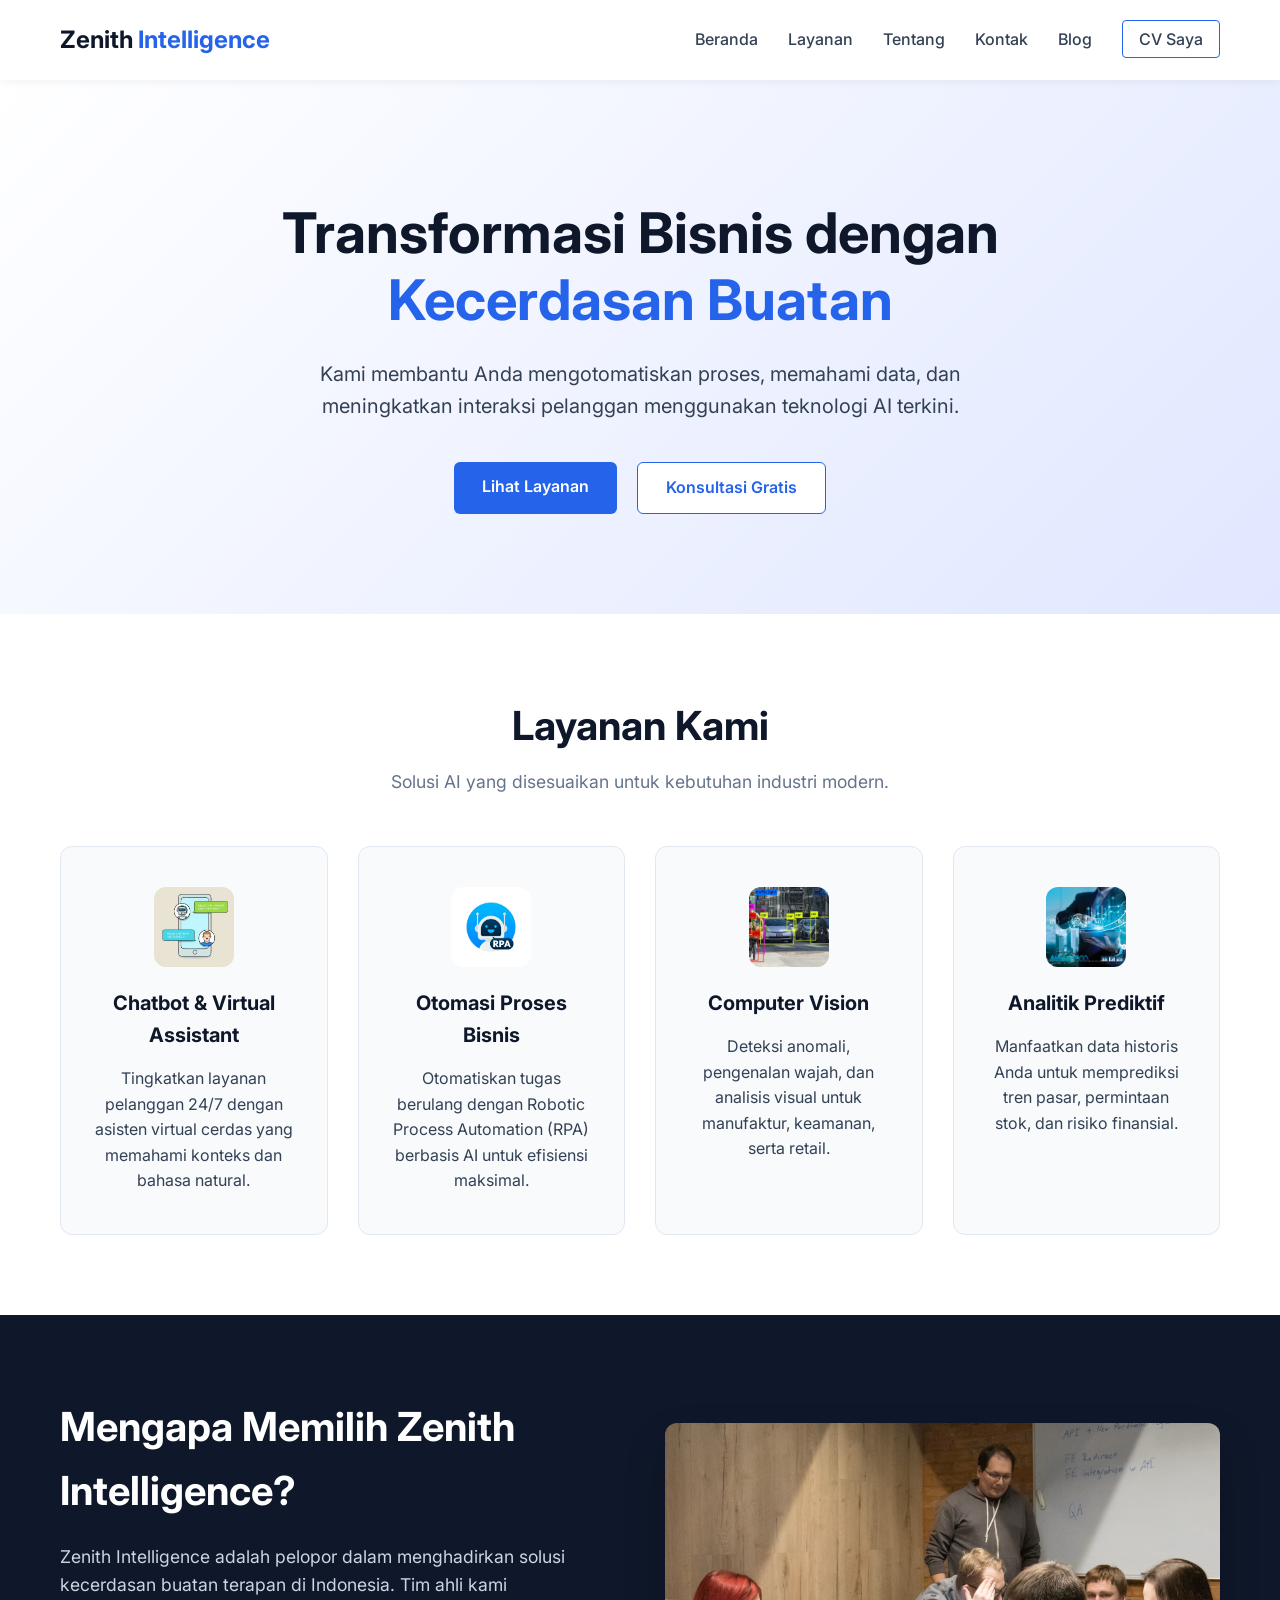
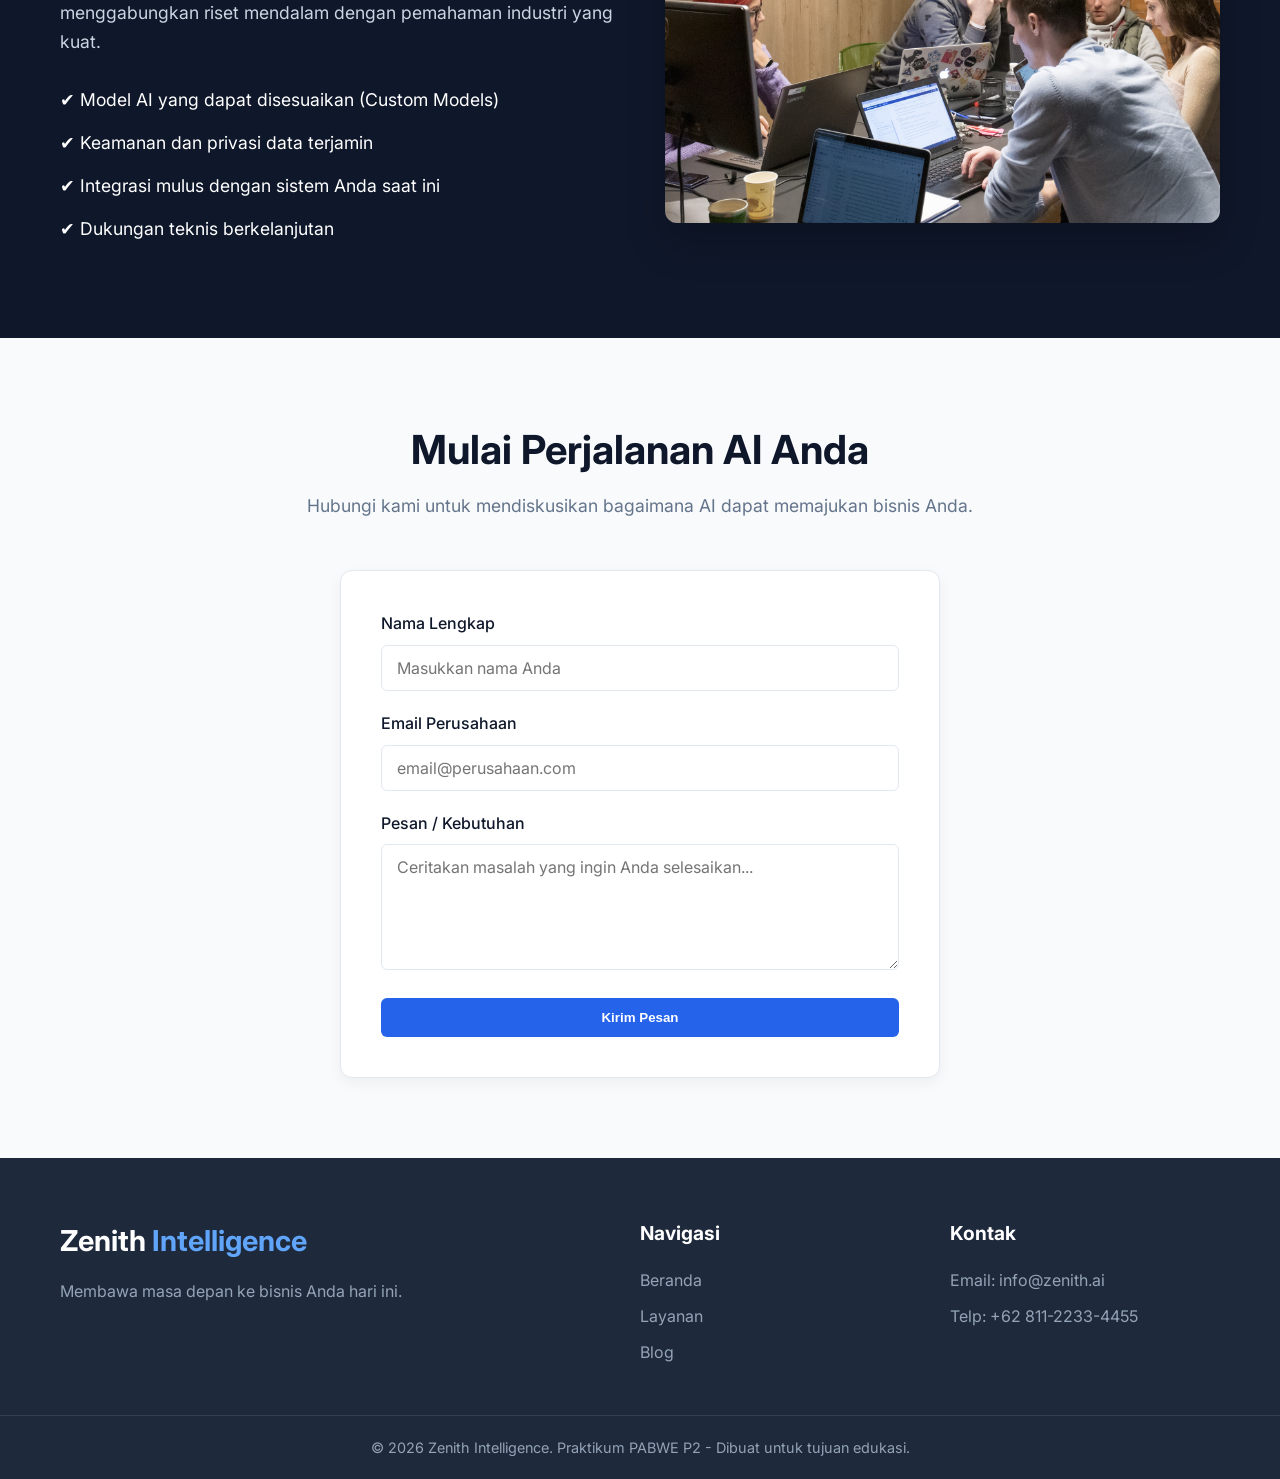
<file: index.html>
<!DOCTYPE html>
<html lang="id">
<head>
  <meta charset="UTF-8">
  <meta name="viewport" content="width=device-width, initial-scale=1.0">
  <title>Zenith Intelligence - Solusi Kecerdasan Buatan</title>
  <meta name="description" content="Zenith Intelligence adalah pelopor solusi kecerdasan buatan terapan di Indonesia. Kami menyediakan layanan chatbot, RPA, computer vision, dan analitik data.">
  
  <!-- Google Fonts: Inter -->
  <link rel="preconnect" href="https://fonts.googleapis.com">
  <link rel="preconnect" href="https://fonts.gstatic.com" crossorigin>
  <link href="https://fonts.googleapis.com/css2?family=Inter:wght@300;400;600;700&display=swap" rel="stylesheet">
  
  <!-- External CSS -->
  <link rel="stylesheet" href="assets/css/style.css">
</head>
<body>

  <!-- Navbar -->
  <header class="header">
    <div class="container navbar">
      <div class="logo">
        <a href="index.html">Zenith <span>Intelligence</span></a>
      </div>
      <nav class="nav-menu">
        <ul>
          <li><a href="#beranda">Beranda</a></li>
          <li><a href="#layanan">Layanan</a></li>
          <li><a href="#tentang">Tentang</a></li>
          <li><a href="#kontak">Kontak</a></li>
          <li><a href="blog.html">Blog</a></li>
          <li><a href="cv.html" class="btn-outline">CV Saya</a></li>
        </ul>
      </nav>
      <!-- Hamburger Menu for Mobile -->
      <div class="menu-toggle" id="mobile-menu" role="button" tabindex="0" aria-label="Buka menu navigasi">
        <span class="bar"></span>
        <span class="bar"></span>
        <span class="bar"></span>
      </div>
    </div>
  </header>

  <main>
    <!-- Hero Section -->
    <section id="beranda" class="hero">
      <div class="container hero-content">
        <h1>Transformasi Bisnis dengan <span class="highlight">Kecerdasan Buatan</span></h1>
        <p>Kami membantu Anda mengotomatiskan proses, memahami data, dan meningkatkan interaksi pelanggan menggunakan teknologi AI terkini.</p>
        <div class="hero-buttons">
          <a href="#layanan" class="btn btn-primary">Lihat Layanan</a>
          <a href="#kontak" class="btn btn-secondary">Konsultasi Gratis</a>
        </div>
      </div>
    </section>

    <!-- Layanan Section -->
    <section id="layanan" class="services section-padding">
      <div class="container">
        <div class="section-title">
          <h2>Layanan Kami</h2>
          <p>Solusi AI yang disesuaikan untuk kebutuhan industri modern.</p>
        </div>
        <div class="grid services-grid">
          
          <!-- Layanan 1 -->
          <article class="service-card">
            <div class="service-icon">
              <img src="assets/img/chatbot.jpg" alt="Chatbot & Virtual Assistant" width="80" height="80" loading="lazy">
            </div>
            <h3>Chatbot & Virtual Assistant</h3>
            <p>Tingkatkan layanan pelanggan 24/7 dengan asisten virtual cerdas yang memahami konteks dan bahasa natural.</p>
          </article>
          
          <!-- Layanan 2 -->
          <article class="service-card">
            <div class="service-icon">
              <img src="assets/img/RPA.jpg" alt="Otomasi Proses Bisnis" width="80" height="80" loading="lazy">
            </div>
            <h3>Otomasi Proses Bisnis</h3>
            <p>Otomatiskan tugas berulang dengan Robotic Process Automation (RPA) berbasis AI untuk efisiensi maksimal.</p>
          </article>

          <!-- Layanan 3 -->
          <article class="service-card">
            <div class="service-icon">
              <img src="assets/img/image recognition.jpg" alt="Computer Vision" width="80" height="80" loading="lazy">
            </div>
            <h3>Computer Vision</h3>
            <p>Deteksi anomali, pengenalan wajah, dan analisis visual untuk manufaktur, keamanan, serta retail.</p>
          </article>

          <!-- Layanan 4 -->
          <article class="service-card">
            <div class="service-icon">
              <img src="assets/img/data analytics.jpg" alt="Analitik Prediktif" width="80" height="80" loading="lazy">
            </div>
            <h3>Analitik Prediktif</h3>
            <p>Manfaatkan data historis Anda untuk memprediksi tren pasar, permintaan stok, dan risiko finansial.</p>
          </article>

        </div>
      </div>
    </section>

    <!-- Tentang Section -->
    <section id="tentang" class="about section-padding">
      <div class="container about-content">
        <div class="about-text">
          <h2>Mengapa Memilih Zenith Intelligence?</h2>
          <p>Zenith Intelligence adalah pelopor dalam menghadirkan solusi kecerdasan buatan terapan di Indonesia. Tim ahli kami menggabungkan riset mendalam dengan pemahaman industri yang kuat.</p>
          <ul class="about-list">
            <li>✔️ Model AI yang dapat disesuaikan (Custom Models)</li>
            <li>✔️ Keamanan dan privasi data terjamin</li>
            <li>✔️ Integrasi mulus dengan sistem Anda saat ini</li>
            <li>✔️ Dukungan teknis berkelanjutan</li>
          </ul>
        </div>
        <div class="about-image">
          <img src="assets/img/Collaboration.jpg" alt="Tim Zenith Intelligence" width="600" height="400" loading="lazy" style="width:100%; height:400px; object-fit:cover; border-radius:12px; box-shadow: 0 20px 40px rgba(0,0,0,0.2);">
        </div>
      </div>
    </section>

    <!-- Kontak Section -->
    <section id="kontak" class="contact section-padding">
      <div class="container">
        <div class="section-title">
          <h2>Mulai Perjalanan AI Anda</h2>
          <p>Hubungi kami untuk mendiskusikan bagaimana AI dapat memajukan bisnis Anda.</p>
        </div>
        <div class="contact-form-container">
          <form class="contact-form" action="#" method="POST">
            <div class="form-group">
              <label for="name">Nama Lengkap</label>
              <input type="text" id="name" name="name" required placeholder="Masukkan nama Anda">
            </div>
            <div class="form-group">
              <label for="email">Email Perusahaan</label>
              <input type="email" id="email" name="email" required placeholder="email@perusahaan.com">
            </div>
            <div class="form-group">
              <label for="message">Pesan / Kebutuhan</label>
              <textarea id="message" name="message" rows="5" required placeholder="Ceritakan masalah yang ingin Anda selesaikan..."></textarea>
            </div>
            <button type="submit" class="btn btn-primary btn-block">Kirim Pesan</button>
          </form>
        </div>
      </div>
    </section>
  </main>

  <!-- Footer -->
  <footer class="footer">
    <div class="container footer-content">
      <div class="footer-brand">
        <h3>Zenith <span>Intelligence</span></h3>
        <p>Membawa masa depan ke bisnis Anda hari ini.</p>
      </div>
      <div class="footer-links">
        <h4>Navigasi</h4>
        <ul>
          <li><a href="#beranda">Beranda</a></li>
          <li><a href="#layanan">Layanan</a></li>
          <li><a href="blog.html">Blog</a></li>
        </ul>
      </div>
      <div class="footer-links">
        <h4>Kontak</h4>
        <p>Email: info@zenith.ai</p>
        <p>Telp: +62 811-2233-4455</p>
      </div>
    </div>
    <div class="footer-bottom">
      <p>&copy; 2026 Zenith Intelligence. Praktikum PABWE P2 - Dibuat untuk tujuan edukasi.</p>
    </div>
  </footer>

</body>
</html>
</file>
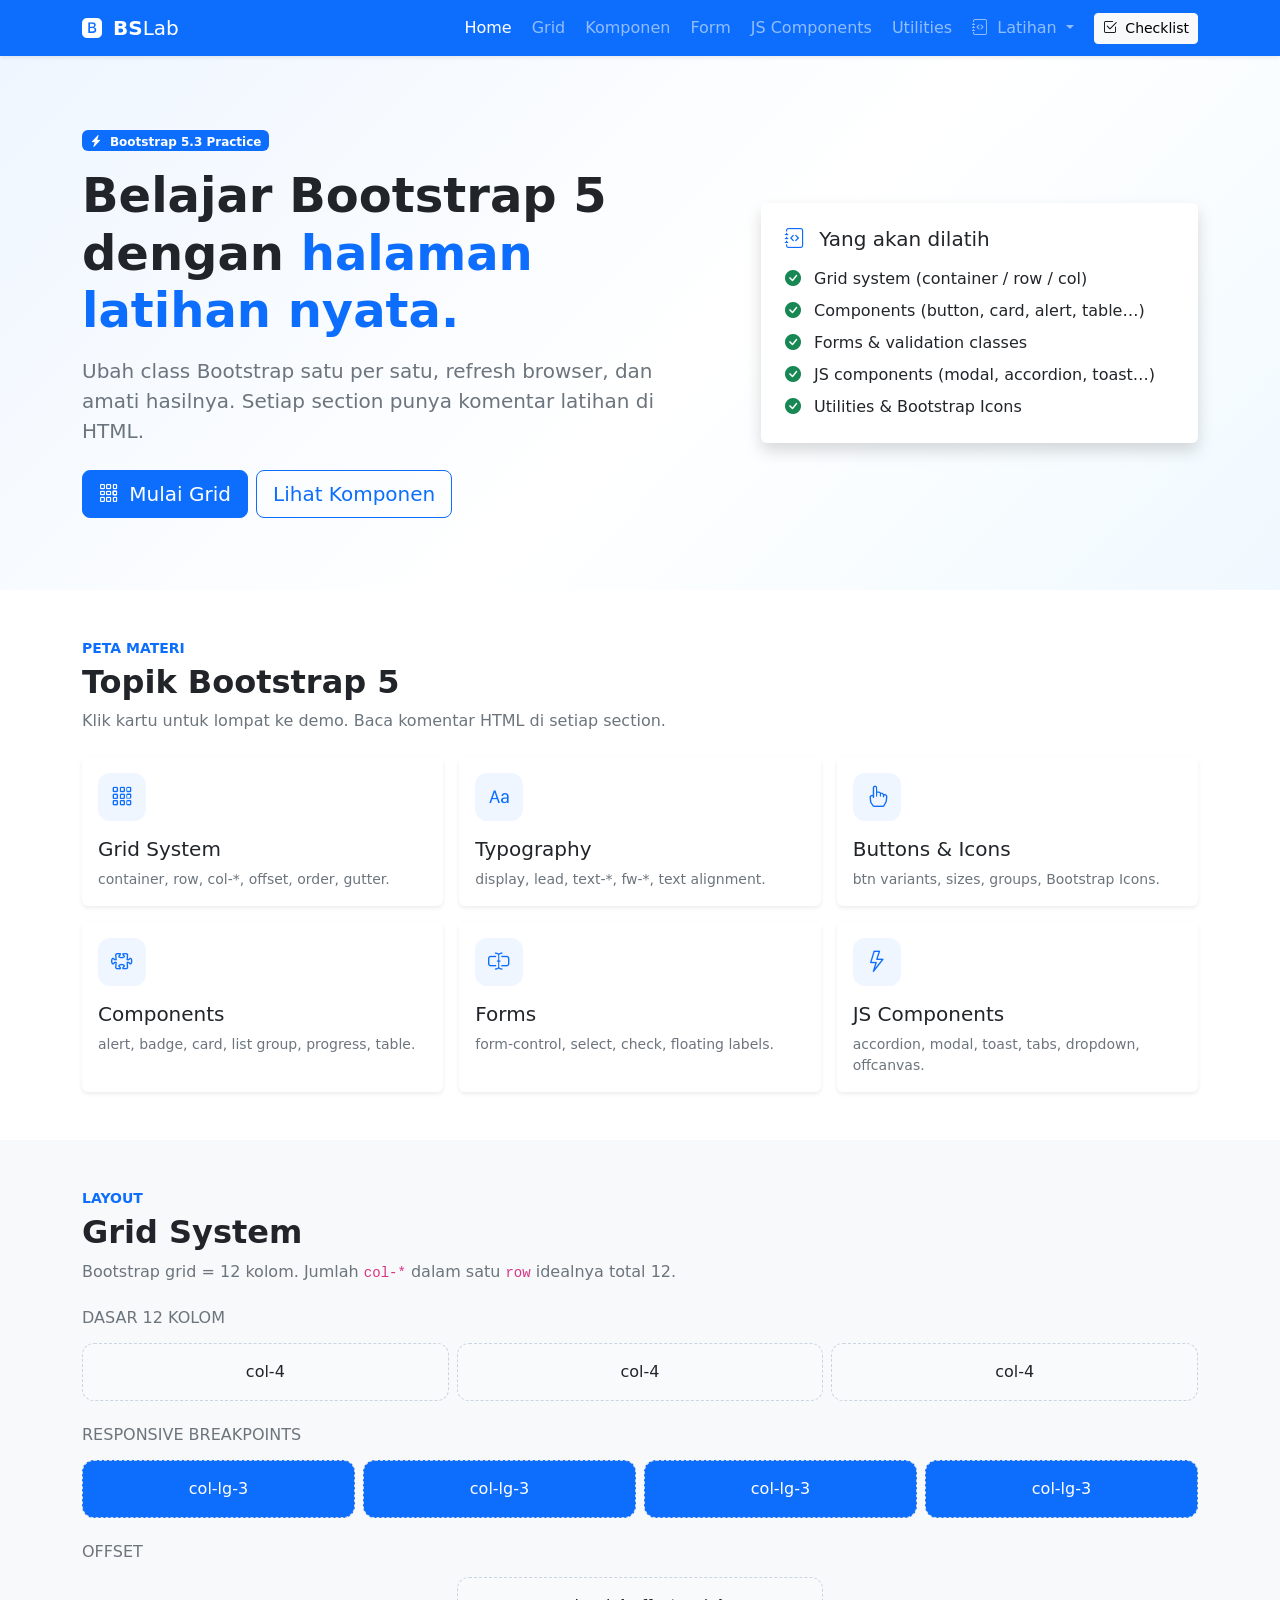
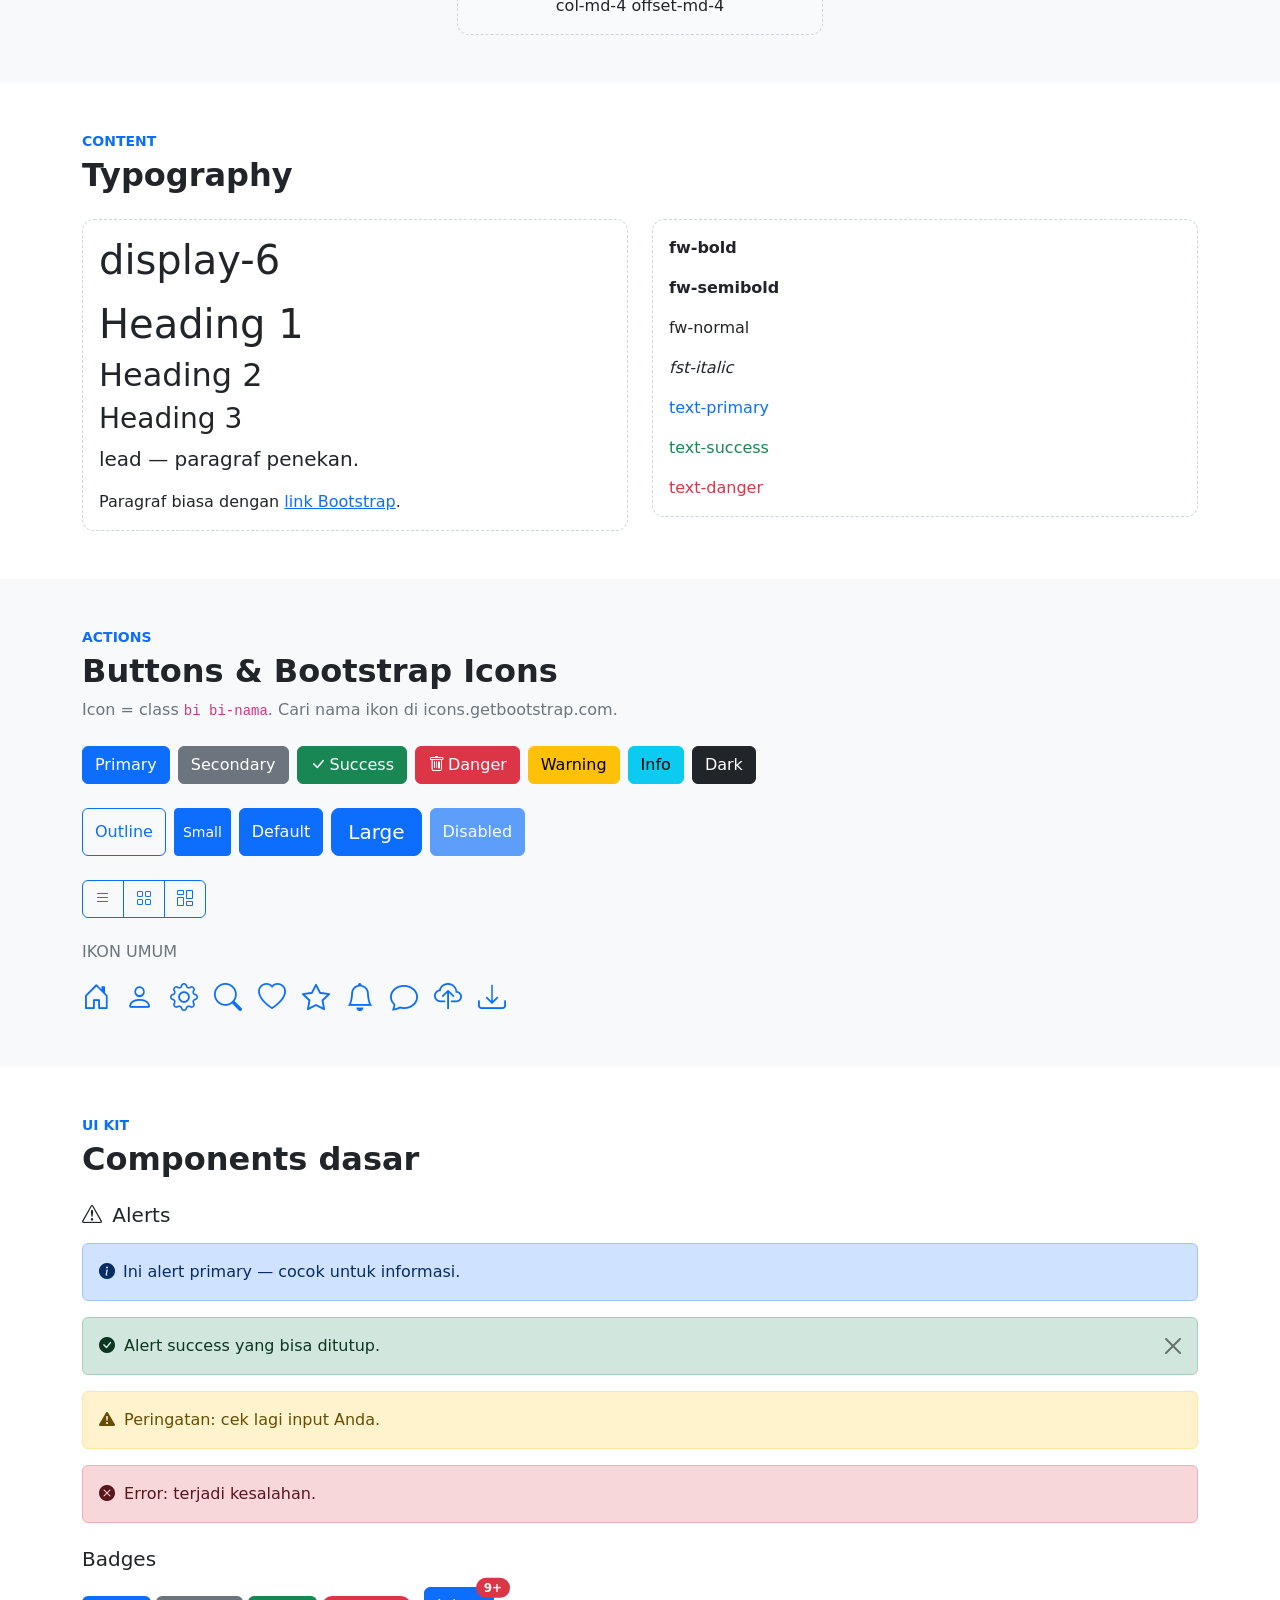
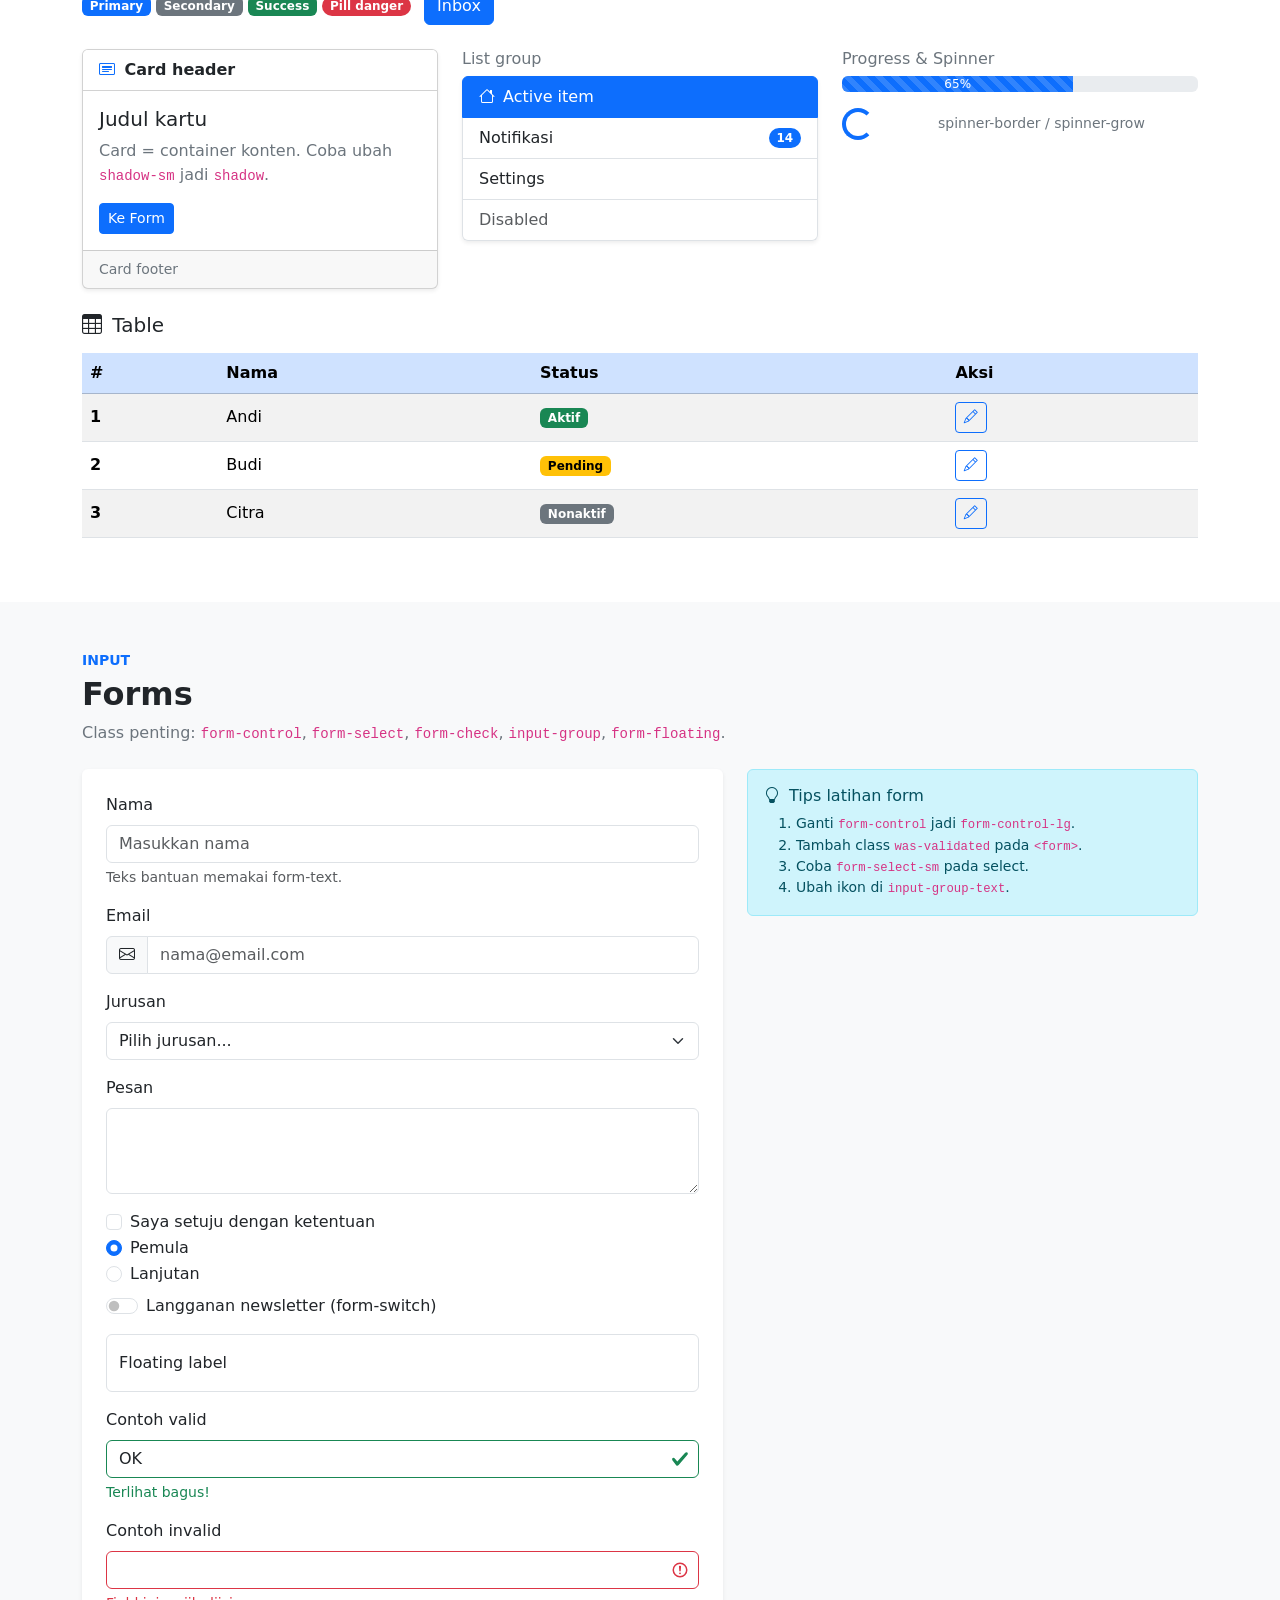
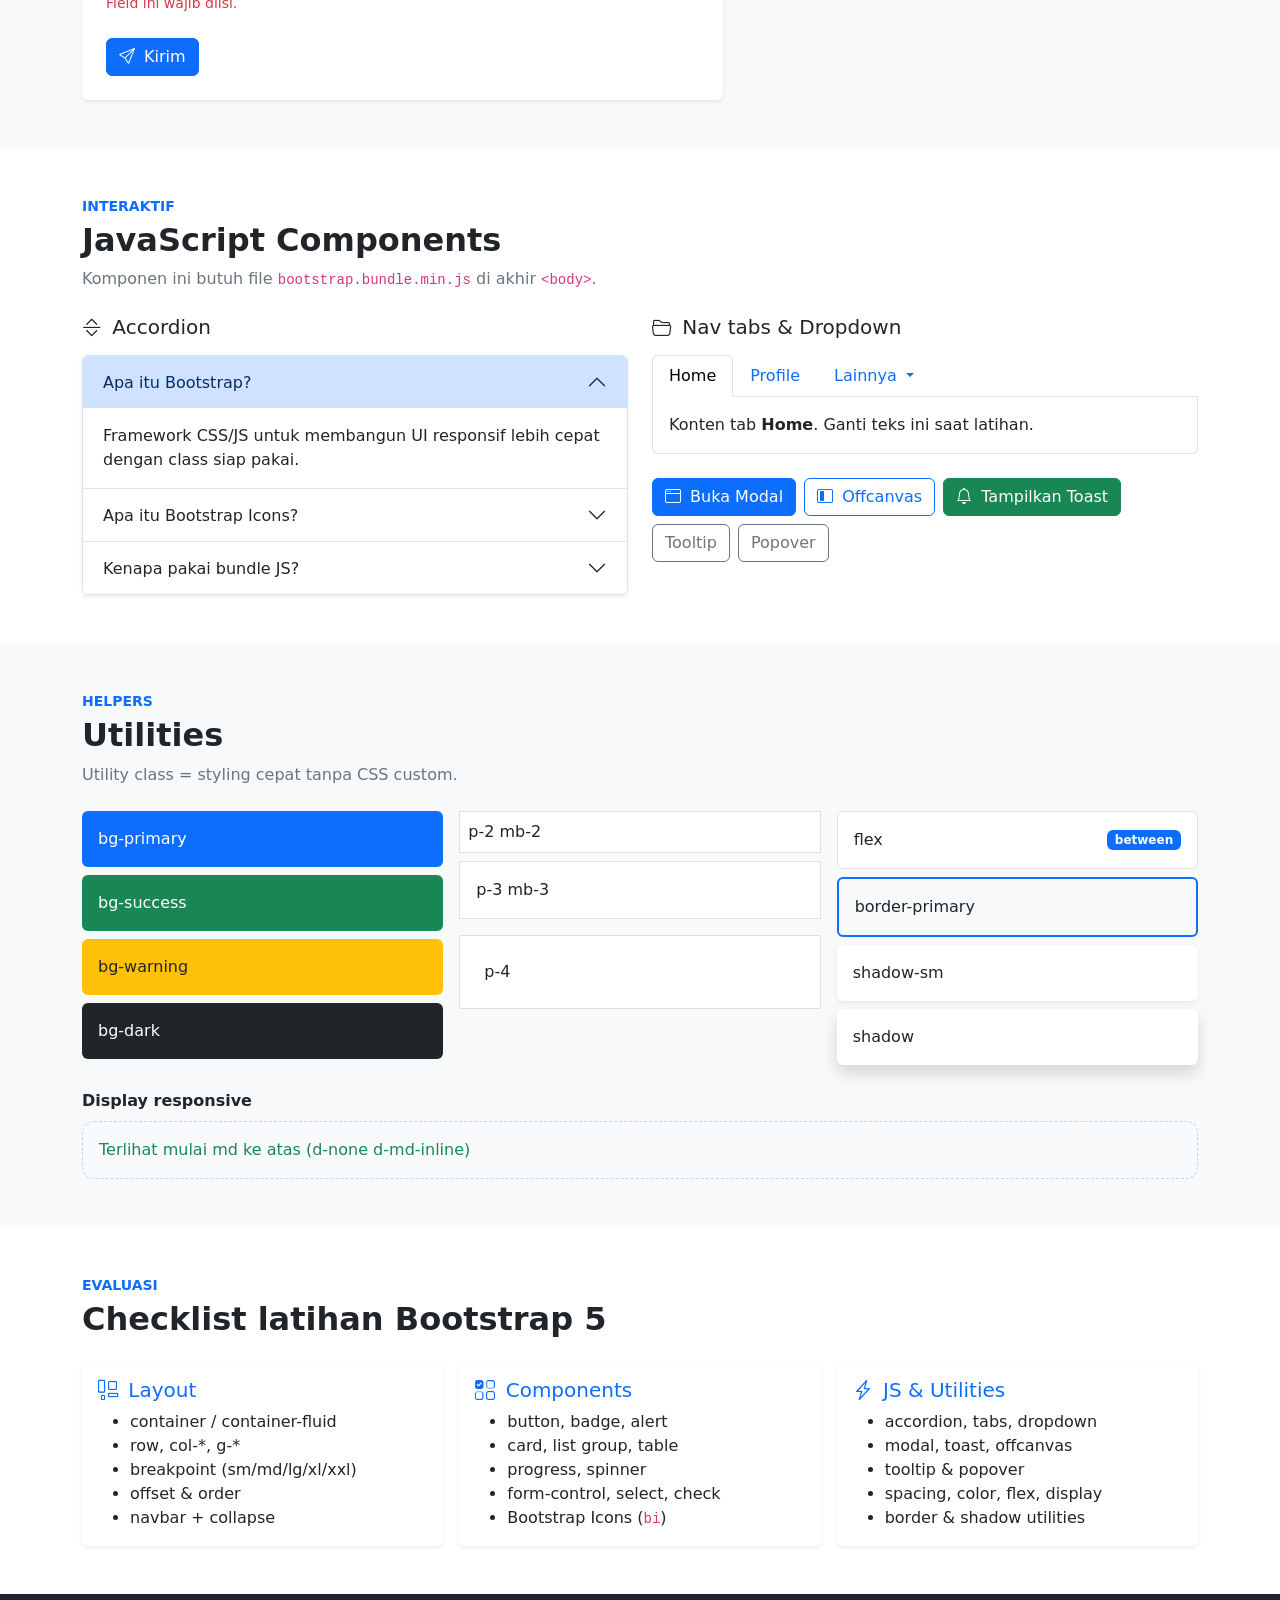
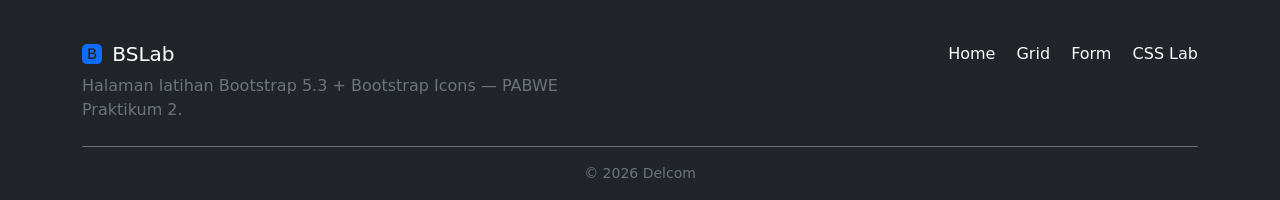
<file: bootstrap5.html>
<!doctype html>
<html lang="id">

<head>
  <meta charset="UTF-8" />

  <!--
        Viewport wajib untuk Bootstrap 5.
        Tanpa ini, grid & utilities responsive tidak bekerja benar.
    -->
  <meta name="viewport" content="width=device-width, initial-scale=1.0" />

  <title>Bootstrap 5 Complete Practice</title>
  <link rel="icon" href="assets/img/logo.png" type="image/png" />

  <!--
        =====================================================
        BOOTSTRAP 5.3 (terbaru di jalur 5.x) — CDN jsDelivr
        =====================================================
        CSS: class utility & komponen siap pakai
        JS bundle: termasuk Popper (dropdown, tooltip, popover, modal)
    -->
  <link href="https://cdn.jsdelivr.net/npm/bootstrap@5.3.8/dist/css/bootstrap.min.css" rel="stylesheet"
    integrity="sha384-sRIl4kxILFvY47J16cr9ZwB07vP4J8+LH7qKQnuqkuIAvNWLzeN8tE5YBujZqJLB" crossorigin="anonymous" />

  <!--
        =====================================================
        BOOTSTRAP ICONS
        =====================================================
        Pakai class: bi bi-nama-ikon
        Contoh: <i class="bi bi-house"></i>
        Dokumentasi: https://icons.getbootstrap.com/
    -->
  <link rel="stylesheet" href="https://cdn.jsdelivr.net/npm/bootstrap-icons@1.13.1/font/bootstrap-icons.min.css" />

  <!--
        Sedikit CSS lokal HANYA untuk latihan (bukan mengganti Bootstrap).
        Fokus utama tetap class Bootstrap.
    -->
  <style>
    html {
      scroll-behavior: smooth;
    }

    /* Hero gradient sederhana — boleh diubah saat latihan */
    .practice-hero {
      background: linear-gradient(135deg, #eff6ff 0%, #ffffff 55%, #f0f9ff 100%);
    }

    /* Area demo diberi border tipis agar mudah dikenali */
    .demo-box {
      border: 1px dashed #cbd5e1;
      border-radius: 0.75rem;
      padding: 1rem;
      background: #f8fafc;
    }

    .icon-tile {
      width: 3rem;
      height: 3rem;
      display: grid;
      place-items: center;
      border-radius: 0.75rem;
      background: #eff6ff;
      color: #0d6efd;
      font-size: 1.35rem;
    }
  </style>
</head>

<body>
  <!-- =====================================================
         NAVBAR
         Latihan:
         - navbar, navbar-expand-lg
         - container
         - navbar-brand, nav-link
         - navbar-toggler + collapse (JS Bootstrap)
         - Bootstrap Icons di brand & link
    ====================================================== -->
  <nav class="navbar navbar-expand-lg navbar-dark bg-primary sticky-top shadow-sm">
    <div class="container">
      <a class="navbar-brand fw-bold" href="#home">
        <i class="bi bi-bootstrap-fill me-1"></i>
        BS<span class="fw-normal">Lab</span>
      </a>

      <!--
            data-bs-toggle="collapse"
            data-bs-target="#navPractice"
            → membuka menu di layar kecil (hamburger).
        -->
      <button class="navbar-toggler" type="button" data-bs-toggle="collapse" data-bs-target="#navPractice"
        aria-controls="navPractice" aria-expanded="false" aria-label="Toggle navigation">
        <span class="navbar-toggler-icon"></span>
      </button>

      <div class="collapse navbar-collapse" id="navPractice">
        <ul class="navbar-nav ms-auto mb-2 mb-lg-0 align-items-lg-center gap-lg-1">
          <li class="nav-item">
            <a class="nav-link active" href="#home">Home</a>
          </li>
          <li class="nav-item">
            <a class="nav-link" href="#grid">Grid</a>
          </li>
          <li class="nav-item">
            <a class="nav-link" href="#komponen">Komponen</a>
          </li>
          <li class="nav-item">
            <a class="nav-link" href="#form">Form</a>
          </li>
          <li class="nav-item">
            <a class="nav-link" href="#js">JS Components</a>
          </li>
          <li class="nav-item">
            <a class="nav-link" href="#utilities">Utilities</a>
          </li>
          <!--
                Dropdown Latihan:
                Pindah ke halaman latihan CSS / Bootstrap / Tailwind.
            -->
          <li class="nav-item dropdown">
            <a class="nav-link dropdown-toggle" href="#" role="button" data-bs-toggle="dropdown" aria-expanded="false">
              <i class="bi bi-journal-code me-1"></i>
              Latihan
            </a>
            <ul class="dropdown-menu dropdown-menu-end">
              <li>
                <a class="dropdown-item" href="index.html">
                  <i class="bi bi-filetype-css me-2"></i>
                  CSS
                </a>
              </li>
              <li>
                <a class="dropdown-item active" href="bootstrap5.html" aria-current="page">
                  <i class="bi bi-bootstrap me-2"></i>
                  Bootstrap
                </a>
              </li>
              <li>
                <a class="dropdown-item" href="tailwind4.html">
                  <i class="bi bi-wind me-2"></i>
                  Tailwind
                </a>
              </li>
            </ul>
          </li>
          <li class="nav-item ms-lg-2">
            <a class="btn btn-light btn-sm" href="#checklist">
              <i class="bi bi-check2-square me-1"></i>
              Checklist
            </a>
          </li>
        </ul>
      </div>
    </div>
  </nav>

  <main>
    <!-- =====================================================
           HERO
           Latihan:
           - container, row, col-*
           - typography (display-*, lead)
           - buttons (btn, btn-*, btn-lg)
           - Bootstrap Icons
      ====================================================== -->
    <section id="home" class="practice-hero py-5">
      <div class="container py-lg-4">
        <div class="row align-items-center g-4 g-lg-5">
          <div class="col-lg-7">
            <span class="badge text-bg-primary mb-3">
              <i class="bi bi-lightning-charge-fill me-1"></i>
              Bootstrap 5.3 Practice
            </span>

            <h1 class="display-5 fw-bold mb-3">
              Belajar Bootstrap 5 dengan
              <span class="text-primary">halaman latihan nyata.</span>
            </h1>

            <p class="lead text-secondary mb-4">
              Ubah class Bootstrap satu per satu, refresh browser, dan amati
              hasilnya. Setiap section punya komentar latihan di HTML.
            </p>

            <div class="d-flex flex-wrap gap-2">
              <a href="#grid" class="btn btn-primary btn-lg">
                <i class="bi bi-grid-3x3-gap me-1"></i>
                Mulai Grid
              </a>
              <a href="#komponen" class="btn btn-outline-primary btn-lg">
                Lihat Komponen
              </a>
            </div>
          </div>

          <div class="col-lg-5">
            <!--
                  Card Bootstrap:
                  card → card-body → card-title / card-text
              -->
            <div class="card border-0 shadow">
              <div class="card-body p-4">
                <h2 class="h5 card-title">
                  <i class="bi bi-journal-code text-primary me-2"></i>
                  Yang akan dilatih
                </h2>
                <ul class="list-unstyled mb-0 mt-3">
                  <li class="mb-2">
                    <i class="bi bi-check-circle-fill text-success me-2"></i>
                    Grid system (container / row / col)
                  </li>
                  <li class="mb-2">
                    <i class="bi bi-check-circle-fill text-success me-2"></i>
                    Components (button, card, alert, table…)
                  </li>
                  <li class="mb-2">
                    <i class="bi bi-check-circle-fill text-success me-2"></i>
                    Forms &amp; validation classes
                  </li>
                  <li class="mb-2">
                    <i class="bi bi-check-circle-fill text-success me-2"></i>
                    JS components (modal, accordion, toast…)
                  </li>
                  <li>
                    <i class="bi bi-check-circle-fill text-success me-2"></i>
                    Utilities &amp; Bootstrap Icons
                  </li>
                </ul>
              </div>
            </div>
          </div>
        </div>
      </div>
    </section>

    <!-- =====================================================
           PETA MATERI
           Latihan: card + grid + icons + link anchor
      ====================================================== -->
    <section class="py-5">
      <div class="container">
        <div class="mb-4">
          <p class="text-primary fw-semibold text-uppercase small mb-1">
            Peta Materi
          </p>
          <h2 class="fw-bold">Topik Bootstrap 5</h2>
          <p class="text-secondary mb-0">
            Klik kartu untuk lompat ke demo. Baca komentar HTML di setiap
            section.
          </p>
        </div>

        <!--
              row + g-3 = gap gutter
              col-md-6 col-xl-4 = 2 kolom tablet, 3 kolom desktop
          -->
        <div class="row g-3">
          <div class="col-md-6 col-xl-4">
            <a href="#grid" class="card h-100 text-decoration-none text-dark shadow-sm border-0">
              <div class="card-body">
                <div class="icon-tile mb-3"><i class="bi bi-grid-3x3-gap"></i></div>
                <h3 class="h5">Grid System</h3>
                <p class="text-secondary mb-0 small">
                  container, row, col-*, offset, order, gutter.
                </p>
              </div>
            </a>
          </div>

          <div class="col-md-6 col-xl-4">
            <a href="#typography" class="card h-100 text-decoration-none text-dark shadow-sm border-0">
              <div class="card-body">
                <div class="icon-tile mb-3"><i class="bi bi-type"></i></div>
                <h3 class="h5">Typography</h3>
                <p class="text-secondary mb-0 small">
                  display, lead, text-*, fw-*, text alignment.
                </p>
              </div>
            </a>
          </div>

          <div class="col-md-6 col-xl-4">
            <a href="#buttons" class="card h-100 text-decoration-none text-dark shadow-sm border-0">
              <div class="card-body">
                <div class="icon-tile mb-3"><i class="bi bi-hand-index"></i></div>
                <h3 class="h5">Buttons &amp; Icons</h3>
                <p class="text-secondary mb-0 small">
                  btn variants, sizes, groups, Bootstrap Icons.
                </p>
              </div>
            </a>
          </div>

          <div class="col-md-6 col-xl-4">
            <a href="#komponen" class="card h-100 text-decoration-none text-dark shadow-sm border-0">
              <div class="card-body">
                <div class="icon-tile mb-3"><i class="bi bi-puzzle"></i></div>
                <h3 class="h5">Components</h3>
                <p class="text-secondary mb-0 small">
                  alert, badge, card, list group, progress, table.
                </p>
              </div>
            </a>
          </div>

          <div class="col-md-6 col-xl-4">
            <a href="#form" class="card h-100 text-decoration-none text-dark shadow-sm border-0">
              <div class="card-body">
                <div class="icon-tile mb-3"><i class="bi bi-input-cursor-text"></i></div>
                <h3 class="h5">Forms</h3>
                <p class="text-secondary mb-0 small">
                  form-control, select, check, floating labels.
                </p>
              </div>
            </a>
          </div>

          <div class="col-md-6 col-xl-4">
            <a href="#js" class="card h-100 text-decoration-none text-dark shadow-sm border-0">
              <div class="card-body">
                <div class="icon-tile mb-3"><i class="bi bi-lightning"></i></div>
                <h3 class="h5">JS Components</h3>
                <p class="text-secondary mb-0 small">
                  accordion, modal, toast, tabs, dropdown, offcanvas.
                </p>
              </div>
            </a>
          </div>
        </div>
      </div>
    </section>

    <!-- =====================================================
           GRID SYSTEM
           Latihan:
           - .container / .container-fluid
           - .row
           - .col / .col-6 / .col-md-4 / .col-lg-3
           - .g-* (gutter)
           - .offset-*
      ====================================================== -->
    <section id="grid" class="py-5 bg-light">
      <div class="container">
        <div class="mb-4">
          <p class="text-primary fw-semibold text-uppercase small mb-1">Layout</p>
          <h2 class="fw-bold">Grid System</h2>
          <p class="text-secondary">
            Bootstrap grid = 12 kolom. Jumlah <code>col-*</code> dalam satu
            <code>row</code> idealnya total 12.
          </p>
        </div>

        <h3 class="h6 text-uppercase text-secondary mb-3">Dasar 12 kolom</h3>
        <div class="row g-2 mb-4 text-center">
          <div class="col-4">
            <div class="demo-box">col-4</div>
          </div>
          <div class="col-4">
            <div class="demo-box">col-4</div>
          </div>
          <div class="col-4">
            <div class="demo-box">col-4</div>
          </div>
        </div>

        <h3 class="h6 text-uppercase text-secondary mb-3">Responsive breakpoints</h3>
        <!--
              col-12        → mobile full width
              col-md-6      → tablet 50%
              col-lg-3      → desktop 25%
          -->
        <div class="row g-2 mb-4 text-center">
          <div class="col-12 col-md-6 col-lg-3">
            <div class="demo-box bg-primary text-white">col-lg-3</div>
          </div>
          <div class="col-12 col-md-6 col-lg-3">
            <div class="demo-box bg-primary text-white">col-lg-3</div>
          </div>
          <div class="col-12 col-md-6 col-lg-3">
            <div class="demo-box bg-primary text-white">col-lg-3</div>
          </div>
          <div class="col-12 col-md-6 col-lg-3">
            <div class="demo-box bg-primary text-white">col-lg-3</div>
          </div>
        </div>

        <h3 class="h6 text-uppercase text-secondary mb-3">Offset</h3>
        <div class="row g-2 text-center">
          <div class="col-md-4 offset-md-4">
            <div class="demo-box">col-md-4 offset-md-4</div>
          </div>
        </div>
      </div>
    </section>

    <!-- =====================================================
           TYPOGRAPHY
      ====================================================== -->
    <section id="typography" class="py-5">
      <div class="container">
        <div class="mb-4">
          <p class="text-primary fw-semibold text-uppercase small mb-1">Content</p>
          <h2 class="fw-bold">Typography</h2>
        </div>

        <div class="row g-4">
          <div class="col-lg-6">
            <div class="demo-box bg-white">
              <p class="display-6">display-6</p>
              <h1>Heading 1</h1>
              <h2>Heading 2</h2>
              <h3>Heading 3</h3>
              <p class="lead">lead — paragraf penekan.</p>
              <p class="mb-0">Paragraf biasa dengan <a href="#">link Bootstrap</a>.</p>
            </div>
          </div>
          <div class="col-lg-6">
            <div class="demo-box bg-white">
              <p class="fw-bold">fw-bold</p>
              <p class="fw-semibold">fw-semibold</p>
              <p class="fw-normal">fw-normal</p>
              <p class="fst-italic">fst-italic</p>
              <p class="text-primary">text-primary</p>
              <p class="text-success">text-success</p>
              <p class="text-danger mb-0">text-danger</p>
            </div>
          </div>
        </div>
      </div>
    </section>

    <!-- =====================================================
           BUTTONS + BOOTSTRAP ICONS
           Latihan:
           - btn, btn-primary, btn-outline-*
           - btn-sm / btn-lg
           - btn-group
           - <i class="bi bi-...">
      ====================================================== -->
    <section id="buttons" class="py-5 bg-light">
      <div class="container">
        <div class="mb-4">
          <p class="text-primary fw-semibold text-uppercase small mb-1">Actions</p>
          <h2 class="fw-bold">Buttons &amp; Bootstrap Icons</h2>
          <p class="text-secondary">
            Icon = class <code>bi bi-nama</code>. Cari nama ikon di
            icons.getbootstrap.com.
          </p>
        </div>

        <div class="d-flex flex-wrap gap-2 mb-4">
          <button type="button" class="btn btn-primary">Primary</button>
          <button type="button" class="btn btn-secondary">Secondary</button>
          <button type="button" class="btn btn-success">
            <i class="bi bi-check-lg me-1"></i>Success
          </button>
          <button type="button" class="btn btn-danger">
            <i class="bi bi-trash me-1"></i>Danger
          </button>
          <button type="button" class="btn btn-warning">Warning</button>
          <button type="button" class="btn btn-info">Info</button>
          <button type="button" class="btn btn-dark">Dark</button>
        </div>

        <div class="d-flex flex-wrap gap-2 mb-4">
          <button type="button" class="btn btn-outline-primary">Outline</button>
          <button type="button" class="btn btn-primary btn-sm">Small</button>
          <button type="button" class="btn btn-primary">Default</button>
          <button type="button" class="btn btn-primary btn-lg">Large</button>
          <button type="button" class="btn btn-primary" disabled>Disabled</button>
        </div>

        <!-- Button group -->
        <div class="btn-group mb-4" role="group" aria-label="Contoh button group">
          <button type="button" class="btn btn-outline-primary">
            <i class="bi bi-list"></i>
          </button>
          <button type="button" class="btn btn-outline-primary">
            <i class="bi bi-grid"></i>
          </button>
          <button type="button" class="btn btn-outline-primary">
            <i class="bi bi-columns-gap"></i>
          </button>
        </div>

        <h3 class="h6 text-uppercase text-secondary mb-3">Ikon umum</h3>
        <div class="d-flex flex-wrap gap-3 fs-3 text-primary">
          <i class="bi bi-house-door" title="house-door"></i>
          <i class="bi bi-person" title="person"></i>
          <i class="bi bi-gear" title="gear"></i>
          <i class="bi bi-search" title="search"></i>
          <i class="bi bi-heart" title="heart"></i>
          <i class="bi bi-star" title="star"></i>
          <i class="bi bi-bell" title="bell"></i>
          <i class="bi bi-chat" title="chat"></i>
          <i class="bi bi-cloud-upload" title="cloud-upload"></i>
          <i class="bi bi-download" title="download"></i>
        </div>
      </div>
    </section>

    <!-- =====================================================
           COMPONENTS
           alert, badge, card, list-group, progress, table, spinner
      ====================================================== -->
    <section id="komponen" class="py-5">
      <div class="container">
        <div class="mb-4">
          <p class="text-primary fw-semibold text-uppercase small mb-1">UI Kit</p>
          <h2 class="fw-bold">Components dasar</h2>
        </div>

        <!-- Alerts -->
        <h3 class="h5 mb-3">
          <i class="bi bi-exclamation-triangle me-1"></i>
          Alerts
        </h3>
        <!--
              alert-dismissible + btn-close + data-bs-dismiss="alert"
              → bisa ditutup (butuh JS Bootstrap)
          -->
        <div class="alert alert-primary d-flex align-items-center" role="alert">
          <i class="bi bi-info-circle-fill me-2"></i>
          Ini alert primary — cocok untuk informasi.
        </div>
        <div class="alert alert-success alert-dismissible fade show" role="alert">
          <i class="bi bi-check-circle-fill me-1"></i>
          Alert success yang bisa ditutup.
          <button type="button" class="btn-close" data-bs-dismiss="alert" aria-label="Close"></button>
        </div>
        <div class="alert alert-warning" role="alert">
          <i class="bi bi-exclamation-triangle-fill me-1"></i>
          Peringatan: cek lagi input Anda.
        </div>
        <div class="alert alert-danger mb-4" role="alert">
          <i class="bi bi-x-circle-fill me-1"></i>
          Error: terjadi kesalahan.
        </div>

        <!-- Badges -->
        <h3 class="h5 mb-3">Badges</h3>
        <div class="mb-4">
          <span class="badge text-bg-primary">Primary</span>
          <span class="badge text-bg-secondary">Secondary</span>
          <span class="badge text-bg-success">Success</span>
          <span class="badge rounded-pill text-bg-danger">Pill danger</span>
          <button type="button" class="btn btn-primary position-relative ms-2">
            Inbox
            <span class="position-absolute top-0 start-100 translate-middle badge rounded-pill bg-danger">
              9+
              <span class="visually-hidden">unread messages</span>
            </span>
          </button>
        </div>

        <div class="row g-4 mb-4">
          <!-- Cards -->
          <div class="col-md-4">
            <div class="card h-100 shadow-sm">
              <div class="card-header bg-white fw-semibold">
                <i class="bi bi-card-heading me-1 text-primary"></i>
                Card header
              </div>
              <div class="card-body">
                <h4 class="card-title h5">Judul kartu</h4>
                <p class="card-text text-secondary">
                  Card = container konten. Coba ubah <code>shadow-sm</code>
                  jadi <code>shadow</code>.
                </p>
                <a href="#form" class="btn btn-sm btn-primary">Ke Form</a>
              </div>
              <div class="card-footer text-secondary small">Card footer</div>
            </div>
          </div>

          <!-- List group -->
          <div class="col-md-4">
            <h3 class="h6 text-secondary">List group</h3>
            <ul class="list-group shadow-sm">
              <li class="list-group-item active" aria-current="true">
                <i class="bi bi-house me-2"></i>Active item
              </li>
              <li class="list-group-item d-flex justify-content-between align-items-center">
                Notifikasi
                <span class="badge text-bg-primary rounded-pill">14</span>
              </li>
              <li class="list-group-item">Settings</li>
              <li class="list-group-item disabled" aria-disabled="true">Disabled</li>
            </ul>
          </div>

          <!-- Progress + spinner -->
          <div class="col-md-4">
            <h3 class="h6 text-secondary">Progress &amp; Spinner</h3>
            <div class="progress mb-3" role="progressbar" aria-valuenow="65" aria-valuemin="0" aria-valuemax="100">
              <div class="progress-bar progress-bar-striped progress-bar-animated" style="width: 65%">
                65%
              </div>
            </div>
            <div class="d-flex align-items-center gap-3">
              <div class="spinner-border text-primary" role="status">
                <span class="visually-hidden">Loading...</span>
              </div>
              <div class="spinner-grow text-success" role="status">
                <span class="visually-hidden">Loading...</span>
              </div>
              <span class="text-secondary small">spinner-border / spinner-grow</span>
            </div>
          </div>
        </div>

        <!-- Table -->
        <h3 class="h5 mb-3">
          <i class="bi bi-table me-1"></i>
          Table
        </h3>
        <div class="table-responsive">
          <table class="table table-striped table-hover align-middle">
            <thead class="table-primary">
              <tr>
                <th scope="col">#</th>
                <th scope="col">Nama</th>
                <th scope="col">Status</th>
                <th scope="col">Aksi</th>
              </tr>
            </thead>
            <tbody>
              <tr>
                <th scope="row">1</th>
                <td>Andi</td>
                <td><span class="badge text-bg-success">Aktif</span></td>
                <td>
                  <button class="btn btn-sm btn-outline-primary">
                    <i class="bi bi-pencil"></i>
                  </button>
                </td>
              </tr>
              <tr>
                <th scope="row">2</th>
                <td>Budi</td>
                <td><span class="badge text-bg-warning">Pending</span></td>
                <td>
                  <button class="btn btn-sm btn-outline-primary">
                    <i class="bi bi-pencil"></i>
                  </button>
                </td>
              </tr>
              <tr>
                <th scope="row">3</th>
                <td>Citra</td>
                <td><span class="badge text-bg-secondary">Nonaktif</span></td>
                <td>
                  <button class="btn btn-sm btn-outline-primary">
                    <i class="bi bi-pencil"></i>
                  </button>
                </td>
              </tr>
            </tbody>
          </table>
        </div>
      </div>
    </section>

    <!-- =====================================================
           FORMS
           Latihan:
           - form-label, form-control, form-select
           - form-check (checkbox / radio / switch)
           - input-group
           - floating labels
           - was-validated / is-valid / is-invalid (demo visual)
      ====================================================== -->
    <section id="form" class="py-5 bg-light">
      <div class="container">
        <div class="mb-4">
          <p class="text-primary fw-semibold text-uppercase small mb-1">Input</p>
          <h2 class="fw-bold">Forms</h2>
          <p class="text-secondary">
            Class penting: <code>form-control</code>,
            <code>form-select</code>, <code>form-check</code>,
            <code>input-group</code>, <code>form-floating</code>.
          </p>
        </div>

        <div class="row g-4">
          <div class="col-lg-7">
            <form class="card border-0 shadow-sm" action="#" method="get">
              <div class="card-body p-4">
                <div class="mb-3">
                  <label for="nama" class="form-label">Nama</label>
                  <input type="text" class="form-control" id="nama" placeholder="Masukkan nama" />
                  <div class="form-text">Teks bantuan memakai form-text.</div>
                </div>

                <div class="mb-3">
                  <label for="email" class="form-label">Email</label>
                  <!--
                        input-group: gabungkan teks/ikon dengan input
                    -->
                  <div class="input-group">
                    <span class="input-group-text">
                      <i class="bi bi-envelope"></i>
                    </span>
                    <input type="email" class="form-control" id="email" placeholder="nama@email.com" />
                  </div>
                </div>

                <div class="mb-3">
                  <label for="jurusan" class="form-label">Jurusan</label>
                  <select class="form-select" id="jurusan">
                    <option selected disabled>Pilih jurusan...</option>
                    <option>Informatika</option>
                    <option>Sistem Informasi</option>
                    <option>Teknik Komputer</option>
                  </select>
                </div>

                <div class="mb-3">
                  <label for="pesan" class="form-label">Pesan</label>
                  <textarea class="form-control" id="pesan" rows="3"></textarea>
                </div>

                <!-- Checkbox / radio / switch -->
                <div class="mb-3">
                  <div class="form-check">
                    <input class="form-check-input" type="checkbox" id="setuju" />
                    <label class="form-check-label" for="setuju">
                      Saya setuju dengan ketentuan
                    </label>
                  </div>
                  <div class="form-check">
                    <input class="form-check-input" type="radio" name="level" id="pemula" checked />
                    <label class="form-check-label" for="pemula">Pemula</label>
                  </div>
                  <div class="form-check">
                    <input class="form-check-input" type="radio" name="level" id="lanjutan" />
                    <label class="form-check-label" for="lanjutan">Lanjutan</label>
                  </div>
                  <div class="form-check form-switch mt-2">
                    <input class="form-check-input" type="checkbox" id="newsletter" />
                    <label class="form-check-label" for="newsletter">
                      Langganan newsletter (form-switch)
                    </label>
                  </div>
                </div>

                <!-- Floating labels -->
                <div class="form-floating mb-3">
                  <input type="text" class="form-control" id="floatingNama" placeholder="Nama lengkap" />
                  <label for="floatingNama">Floating label</label>
                </div>

                <!-- Validasi visual (demo class saja) -->
                <div class="mb-3">
                  <label for="validDemo" class="form-label">Contoh valid</label>
                  <input type="text" class="form-control is-valid" id="validDemo" value="OK" />
                  <div class="valid-feedback">Terlihat bagus!</div>
                </div>
                <div class="mb-4">
                  <label for="invalidDemo" class="form-label">Contoh invalid</label>
                  <input type="text" class="form-control is-invalid" id="invalidDemo" value="" />
                  <div class="invalid-feedback">Field ini wajib diisi.</div>
                </div>

                <button type="submit" class="btn btn-primary">
                  <i class="bi bi-send me-1"></i>
                  Kirim
                </button>
              </div>
            </form>
          </div>

          <div class="col-lg-5">
            <div class="alert alert-info">
              <h3 class="h6 alert-heading">
                <i class="bi bi-lightbulb me-1"></i>
                Tips latihan form
              </h3>
              <ol class="mb-0 small">
                <li>Ganti <code>form-control</code> jadi <code>form-control-lg</code>.</li>
                <li>Tambah class <code>was-validated</code> pada <code>&lt;form&gt;</code>.</li>
                <li>Coba <code>form-select-sm</code> pada select.</li>
                <li>Ubah ikon di <code>input-group-text</code>.</li>
              </ol>
            </div>
          </div>
        </div>
      </div>
    </section>

    <!-- =====================================================
           JS COMPONENTS
           Membutuhkan bootstrap.bundle.min.js
           - accordion
           - tabs
           - dropdown
           - modal
           - toast
           - offcanvas
           - tooltip / popover (diinisialisasi di bawah)
      ====================================================== -->
    <section id="js" class="py-5">
      <div class="container">
        <div class="mb-4">
          <p class="text-primary fw-semibold text-uppercase small mb-1">Interaktif</p>
          <h2 class="fw-bold">JavaScript Components</h2>
          <p class="text-secondary">
            Komponen ini butuh file
            <code>bootstrap.bundle.min.js</code> di akhir <code>&lt;body&gt;</code>.
          </p>
        </div>

        <div class="row g-4">
          <!-- Accordion -->
          <div class="col-lg-6">
            <h3 class="h5 mb-3">
              <i class="bi bi-chevron-bar-expand me-1"></i>
              Accordion
            </h3>
            <div class="accordion shadow-sm" id="accordionPractice">
              <div class="accordion-item">
                <h2 class="accordion-header">
                  <button class="accordion-button" type="button" data-bs-toggle="collapse" data-bs-target="#accOne"
                    aria-expanded="true" aria-controls="accOne">
                    Apa itu Bootstrap?
                  </button>
                </h2>
                <div id="accOne" class="accordion-collapse collapse show" data-bs-parent="#accordionPractice">
                  <div class="accordion-body">
                    Framework CSS/JS untuk membangun UI responsif lebih cepat
                    dengan class siap pakai.
                  </div>
                </div>
              </div>
              <div class="accordion-item">
                <h2 class="accordion-header">
                  <button class="accordion-button collapsed" type="button" data-bs-toggle="collapse"
                    data-bs-target="#accTwo" aria-expanded="false" aria-controls="accTwo">
                    Apa itu Bootstrap Icons?
                  </button>
                </h2>
                <div id="accTwo" class="accordion-collapse collapse" data-bs-parent="#accordionPractice">
                  <div class="accordion-body">
                    Kumpulan ikon resmi. Pakai
                    <code>&lt;i class="bi bi-nama"&gt;&lt;/i&gt;</code>.
                  </div>
                </div>
              </div>
              <div class="accordion-item">
                <h2 class="accordion-header">
                  <button class="accordion-button collapsed" type="button" data-bs-toggle="collapse"
                    data-bs-target="#accThree" aria-expanded="false" aria-controls="accThree">
                    Kenapa pakai bundle JS?
                  </button>
                </h2>
                <div id="accThree" class="accordion-collapse collapse" data-bs-parent="#accordionPractice">
                  <div class="accordion-body">
                    Bundle sudah termasuk Popper untuk positioning dropdown,
                    tooltip, dan popover.
                  </div>
                </div>
              </div>
            </div>
          </div>

          <!-- Tabs + Dropdown -->
          <div class="col-lg-6">
            <h3 class="h5 mb-3">
              <i class="bi bi-folder2-open me-1"></i>
              Nav tabs &amp; Dropdown
            </h3>

            <ul class="nav nav-tabs" id="practiceTab" role="tablist">
              <li class="nav-item" role="presentation">
                <button class="nav-link active" id="tab-home" data-bs-toggle="tab" data-bs-target="#pane-home"
                  type="button" role="tab">
                  Home
                </button>
              </li>
              <li class="nav-item" role="presentation">
                <button class="nav-link" id="tab-profile" data-bs-toggle="tab" data-bs-target="#pane-profile"
                  type="button" role="tab">
                  Profile
                </button>
              </li>
              <li class="nav-item dropdown">
                <a class="nav-link dropdown-toggle" data-bs-toggle="dropdown" href="#" role="button"
                  aria-expanded="false">
                  Lainnya
                </a>
                <ul class="dropdown-menu">
                  <li><a class="dropdown-item" href="#utilities">Utilities</a></li>
                  <li><a class="dropdown-item" href="#checklist">Checklist</a></li>
                  <li>
                    <hr class="dropdown-divider" />
                  </li>
                  <li><a class="dropdown-item" href="#home">Kembali ke Home</a></li>
                </ul>
              </li>
            </ul>

            <div class="tab-content border border-top-0 p-3 rounded-bottom mb-4">
              <div class="tab-pane fade show active" id="pane-home" role="tabpanel">
                Konten tab <strong>Home</strong>. Ganti teks ini saat latihan.
              </div>
              <div class="tab-pane fade" id="pane-profile" role="tabpanel">
                Konten tab <strong>Profile</strong>. Coba tambah form kecil di sini.
              </div>
            </div>

            <div class="d-flex flex-wrap gap-2">
              <!-- Modal trigger -->
              <button type="button" class="btn btn-primary" data-bs-toggle="modal" data-bs-target="#practiceModal">
                <i class="bi bi-window me-1"></i>
                Buka Modal
              </button>

              <!-- Offcanvas trigger -->
              <button class="btn btn-outline-primary" type="button" data-bs-toggle="offcanvas"
                data-bs-target="#practiceOffcanvas">
                <i class="bi bi-layout-sidebar-inset me-1"></i>
                Offcanvas
              </button>

              <!-- Toast trigger -->
              <button type="button" class="btn btn-success" id="btnShowToast">
                <i class="bi bi-bell me-1"></i>
                Tampilkan Toast
              </button>

              <!-- Tooltip -->
              <button type="button" class="btn btn-outline-secondary" data-bs-toggle="tooltip"
                data-bs-title="Ini Tooltip Bootstrap 5">
                Tooltip
              </button>

              <!-- Popover -->
              <button type="button" class="btn btn-outline-secondary" data-bs-toggle="popover" data-bs-title="Popover"
                data-bs-content="Konten popover muncul saat diklik.">
                Popover
              </button>
            </div>
          </div>
        </div>
      </div>
    </section>

    <!-- =====================================================
           UTILITIES
           spacing (m-*, p-*), colors, flex, display, border, shadow
      ====================================================== -->
    <section id="utilities" class="py-5 bg-light">
      <div class="container">
        <div class="mb-4">
          <p class="text-primary fw-semibold text-uppercase small mb-1">Helpers</p>
          <h2 class="fw-bold">Utilities</h2>
          <p class="text-secondary">
            Utility class = styling cepat tanpa CSS custom.
          </p>
        </div>

        <div class="row g-3">
          <div class="col-md-4">
            <div class="p-3 mb-2 bg-primary text-white rounded">bg-primary</div>
            <div class="p-3 mb-2 bg-success text-white rounded">bg-success</div>
            <div class="p-3 mb-2 bg-warning rounded">bg-warning</div>
            <div class="p-3 bg-dark text-white rounded">bg-dark</div>
          </div>

          <div class="col-md-4">
            <!--
                  Spacing scale Bootstrap: 0–5
                  m = margin, p = padding
                  t/b/s/e/x/y = arah
              -->
            <div class="border bg-white p-2 mb-2">p-2 mb-2</div>
            <div class="border bg-white p-3 mb-3">p-3 mb-3</div>
            <div class="border bg-white p-4">p-4</div>
          </div>

          <div class="col-md-4">
            <div class="d-flex justify-content-between align-items-center border bg-white p-3 rounded mb-2">
              <span>flex</span>
              <span class="badge text-bg-primary">between</span>
            </div>
            <div class="border border-2 border-primary rounded p-3 mb-2">border-primary</div>
            <div class="shadow-sm bg-white p-3 rounded mb-2">shadow-sm</div>
            <div class="shadow bg-white p-3 rounded">shadow</div>
          </div>
        </div>

        <div class="mt-4">
          <p class="mb-2 fw-semibold">Display responsive</p>
          <div class="demo-box">
            <span class="d-none d-md-inline text-success">
              Terlihat mulai md ke atas (d-none d-md-inline)
            </span>
            <span class="d-inline d-md-none text-danger">
              Terlihat hanya di mobile (d-inline d-md-none)
            </span>
          </div>
        </div>
      </div>
    </section>

    <!-- =====================================================
           CHECKLIST
      ====================================================== -->
    <section id="checklist" class="py-5">
      <div class="container">
        <div class="mb-4">
          <p class="text-primary fw-semibold text-uppercase small mb-1">Evaluasi</p>
          <h2 class="fw-bold">Checklist latihan Bootstrap 5</h2>
        </div>

        <div class="row g-3">
          <div class="col-md-4">
            <div class="card h-100 border-0 shadow-sm">
              <div class="card-body">
                <h3 class="h5 text-primary">
                  <i class="bi bi-layout-wtf me-1"></i>
                  Layout
                </h3>
                <ul class="mb-0">
                  <li>container / container-fluid</li>
                  <li>row, col-*, g-*</li>
                  <li>breakpoint (sm/md/lg/xl/xxl)</li>
                  <li>offset &amp; order</li>
                  <li>navbar + collapse</li>
                </ul>
              </div>
            </div>
          </div>
          <div class="col-md-4">
            <div class="card h-100 border-0 shadow-sm">
              <div class="card-body">
                <h3 class="h5 text-primary">
                  <i class="bi bi-ui-checks-grid me-1"></i>
                  Components
                </h3>
                <ul class="mb-0">
                  <li>button, badge, alert</li>
                  <li>card, list group, table</li>
                  <li>progress, spinner</li>
                  <li>form-control, select, check</li>
                  <li>Bootstrap Icons (<code>bi</code>)</li>
                </ul>
              </div>
            </div>
          </div>
          <div class="col-md-4">
            <div class="card h-100 border-0 shadow-sm">
              <div class="card-body">
                <h3 class="h5 text-primary">
                  <i class="bi bi-lightning-charge me-1"></i>
                  JS &amp; Utilities
                </h3>
                <ul class="mb-0">
                  <li>accordion, tabs, dropdown</li>
                  <li>modal, toast, offcanvas</li>
                  <li>tooltip &amp; popover</li>
                  <li>spacing, color, flex, display</li>
                  <li>border &amp; shadow utilities</li>
                </ul>
              </div>
            </div>
          </div>
        </div>
      </div>
    </section>
  </main>

  <!-- =====================================================
         FOOTER
    ====================================================== -->
  <footer class="bg-dark text-white pt-5 pb-3">
    <div class="container">
      <div class="row g-4 mb-4">
        <div class="col-md-6">
          <h3 class="h5">
            <i class="bi bi-bootstrap-fill text-primary me-1"></i>
            BSLab
          </h3>
          <p class="text-secondary mb-0">
            Halaman latihan Bootstrap 5.3 + Bootstrap Icons — PABWE Praktikum 2.
          </p>
        </div>
        <div class="col-md-6 text-md-end">
          <a href="#home" class="link-light text-decoration-none me-3">Home</a>
          <a href="#grid" class="link-light text-decoration-none me-3">Grid</a>
          <a href="#form" class="link-light text-decoration-none me-3">Form</a>
          <a href="index.html" class="link-light text-decoration-none">CSS Lab</a>
        </div>
      </div>
      <div class="border-top border-secondary pt-3 text-center text-secondary small">
        © 2026 Delcom
      </div>
    </div>
  </footer>

  <!-- Toast container (pojok kanan bawah) -->
  <div class="toast-container position-fixed bottom-0 end-0 p-3">
    <div id="practiceToast" class="toast" role="alert" aria-live="assertive" aria-atomic="true">
      <div class="toast-header">
        <i class="bi bi-bootstrap-fill text-primary me-2"></i>
        <strong class="me-auto">BSLab</strong>
        <small>baru saja</small>
        <button type="button" class="btn-close" data-bs-dismiss="toast" aria-label="Close"></button>
      </div>
      <div class="toast-body">
        Toast berhasil ditampilkan! Ini komponen JS Bootstrap.
      </div>
    </div>
  </div>

  <!-- Modal -->
  <div class="modal fade" id="practiceModal" tabindex="-1" aria-labelledby="practiceModalLabel" aria-hidden="true">
    <div class="modal-dialog modal-dialog-centered">
      <div class="modal-content">
        <div class="modal-header">
          <h2 class="modal-title fs-5" id="practiceModalLabel">
            <i class="bi bi-window me-1 text-primary"></i>
            Modal Practice
          </h2>
          <button type="button" class="btn-close" data-bs-dismiss="modal" aria-label="Close"></button>
        </div>
        <div class="modal-body">
          Modal dibuka lewat
          <code>data-bs-toggle="modal"</code> dan
          <code>data-bs-target="#practiceModal"</code>.
        </div>
        <div class="modal-footer">
          <button type="button" class="btn btn-secondary" data-bs-dismiss="modal">
            Tutup
          </button>
          <button type="button" class="btn btn-primary">Simpan</button>
        </div>
      </div>
    </div>
  </div>

  <!-- Offcanvas -->
  <div class="offcanvas offcanvas-end" tabindex="-1" id="practiceOffcanvas" aria-labelledby="offcanvasLabel">
    <div class="offcanvas-header">
      <h2 class="offcanvas-title h5" id="offcanvasLabel">
        <i class="bi bi-layout-sidebar-inset me-1"></i>
        Offcanvas
      </h2>
      <button type="button" class="btn-close" data-bs-dismiss="offcanvas" aria-label="Close"></button>
    </div>
    <div class="offcanvas-body">
      <p>
        Offcanvas cocok untuk menu samping di mobile. Coba ubah
        <code>offcanvas-end</code> menjadi <code>offcanvas-start</code>.
      </p>
      <a href="#checklist" class="btn btn-primary" data-bs-dismiss="offcanvas">
        Ke Checklist
      </a>
    </div>
  </div>

  <!--
        BOOTSTRAP JS BUNDLE (wajib untuk komponen interaktif)
        Letakkan sebelum penutup </body>
    -->
  <script src="https://cdn.jsdelivr.net/npm/bootstrap@5.3.8/dist/js/bootstrap.bundle.min.js"
    integrity="sha384-FKyoEForCGlyvwx9Hj09JcYn3nv7wiPVlz7YYwJrWVcXK/BmnVDxM+D2scQbITxI"
    crossorigin="anonymous"></script>

  <!--
        Inisialisasi Tooltip, Popover, dan Toast.
        Beberapa komponen perlu di-init manual via JS.
    -->
  <script>
    // Tooltip & Popover
    const tooltipTriggerList = document.querySelectorAll('[data-bs-toggle="tooltip"]');
    [...tooltipTriggerList].map((el) => new bootstrap.Tooltip(el));

    const popoverTriggerList = document.querySelectorAll('[data-bs-toggle="popover"]');
    [...popoverTriggerList].map((el) => new bootstrap.Popover(el));

    // Toast
    const toastEl = document.getElementById("practiceToast");
    const toast = bootstrap.Toast.getOrCreateInstance(toastEl);
    document.getElementById("btnShowToast").addEventListener("click", () => {
      toast.show();
    });
  </script>
</body>

</html>
</file>
<file: assets/css/style.css>
/* ==========================================================================
   CSS Variabel & Base Setup
   ========================================================================== */
:root {
  /* Colors */
  --primary: #2563eb;       /* Blue */
  --primary-dark: #1d4ed8;
  --secondary: #10b981;     /* Emerald Green */
  --dark: #0f172a;          /* Slate 900 */
  --dark-light: #1e293b;    /* Slate 800 */
  --light: #f8fafc;         /* Slate 50 */
  --white: #ffffff;
  --text-main: #334155;     /* Slate 700 */
  --text-muted: #64748b;    /* Slate 500 */
  --border-color: #e2e8f0;  /* Slate 200 */

  /* Typography */
  --font-sans: 'Inter', system-ui, -apple-system, sans-serif;
  
  /* Layout & Spacing */
  --container-width: 1200px;
  --transition: all 0.3s ease;
}

* {
  margin: 0;
  padding: 0;
  box-sizing: border-box;
}

html {
  scroll-behavior: smooth;
}

body {
  font-family: var(--font-sans);
  color: var(--text-main);
  background-color: var(--light);
  line-height: 1.6;
}

/* ==========================================================================
   Utility Classes
   ========================================================================== */
.container {
  max-width: var(--container-width);
  margin: 0 auto;
  padding: 0 20px;
}

.section-padding {
  padding: 80px 0;
}

.section-title {
  text-align: center;
  margin-bottom: 50px;
}

.section-title h2 {
  font-size: 2.5rem;
  color: var(--dark);
  margin-bottom: 10px;
}

.section-title p {
  color: var(--text-muted);
  font-size: 1.1rem;
}

.highlight {
  color: var(--primary);
}

.btn {
  display: inline-block;
  padding: 12px 28px;
  border-radius: 6px;
  text-decoration: none;
  font-weight: 600;
  transition: var(--transition);
  border: none;
  cursor: pointer;
  text-align: center;
}

.btn-primary {
  background-color: var(--primary);
  color: var(--white);
}

.btn-primary:hover {
  background-color: var(--primary-dark);
}

.btn-secondary {
  background-color: var(--white);
  color: var(--primary);
  border: 1px solid var(--primary);
}

.btn-secondary:hover {
  background-color: var(--light);
}

.btn-outline {
  border: 1px solid var(--primary);
  padding: 8px 16px;
  border-radius: 4px;
  color: var(--primary);
}

.btn-outline:hover {
  background-color: var(--primary);
  color: var(--white) !important;
}

.btn-block {
  width: 100%;
}

/* ==========================================================================
   Header & Navbar
   ========================================================================== */
.header {
  background-color: var(--white);
  box-shadow: 0 2px 10px rgba(0,0,0,0.05);
  position: sticky;
  top: 0;
  z-index: 1000;
}

.navbar {
  display: flex;
  justify-content: space-between;
  align-items: center;
  height: 80px;
}

.logo a {
  font-size: 1.5rem;
  font-weight: 700;
  color: var(--dark);
  text-decoration: none;
}

.logo span {
  color: var(--primary);
}

.nav-menu ul {
  display: flex;
  list-style: none;
  gap: 30px;
  align-items: center;
}

.nav-menu a {
  text-decoration: none;
  color: var(--text-main);
  font-weight: 500;
  transition: var(--transition);
}

.nav-menu a:hover {
  color: var(--primary);
}

.menu-toggle {
  display: none;
  cursor: pointer;
}

.menu-toggle .bar {
  display: block;
  width: 25px;
  height: 3px;
  margin: 5px auto;
  background-color: var(--dark);
  transition: var(--transition);
}

/* ==========================================================================
   Hero Section
   ========================================================================== */
.hero {
  background: linear-gradient(135deg, var(--white) 0%, #e0e7ff 100%);
  padding: 120px 0 100px;
  text-align: center;
}

.hero-content {
  max-width: 800px;
  margin: 0 auto;
}

.hero h1 {
  font-size: 3.5rem;
  color: var(--dark);
  line-height: 1.2;
  margin-bottom: 24px;
}

.hero p {
  font-size: 1.25rem;
  color: var(--text-main);
  margin-bottom: 40px;
}

.hero-buttons {
  display: flex;
  gap: 20px;
  justify-content: center;
}

/* ==========================================================================
   Services Section
   ========================================================================== */
.services {
  background-color: var(--white);
}

.grid {
  display: grid;
  gap: 30px;
}

.services-grid {
  grid-template-columns: repeat(auto-fit, minmax(250px, 1fr));
}

.service-card {
  background-color: var(--light);
  padding: 40px 30px;
  border-radius: 12px;
  text-align: center;
  transition: var(--transition);
  border: 1px solid var(--border-color);
}

.service-card:hover {
  transform: translateY(-10px);
  box-shadow: 0 10px 20px rgba(0,0,0,0.05);
  border-color: var(--primary);
}

.service-icon {
  width: 80px;
  height: 80px;
  margin: 0 auto 20px;
  border-radius: 12px;
  overflow: hidden;
}

.service-icon img {
  width: 100%;
  height: 100%;
  object-fit: cover;
}

.service-card h3 {
  color: var(--dark);
  margin-bottom: 15px;
  font-size: 1.25rem;
}

/* ==========================================================================
   About Section
   ========================================================================== */
.about {
  background-color: var(--dark);
  color: var(--white);
}

.about-content {
  display: flex;
  align-items: center;
  gap: 50px;
}

.about-text {
  flex: 1;
}

.about-text h2 {
  font-size: 2.5rem;
  margin-bottom: 20px;
}

.about-text p {
  color: #cbd5e1;
  font-size: 1.1rem;
  margin-bottom: 30px;
}

.about-list {
  list-style: none;
}

.about-list li {
  margin-bottom: 15px;
  font-size: 1.1rem;
}

.about-image {
  flex: 1;
}

.image-placeholder {
  width: 100%;
  height: 400px;
  background: linear-gradient(45deg, var(--primary) 0%, var(--secondary) 100%);
  border-radius: 12px;
  display: flex;
  align-items: center;
  justify-content: center;
  font-size: 1.5rem;
  font-weight: bold;
  color: rgba(255,255,255,0.8);
  box-shadow: 0 20px 40px rgba(0,0,0,0.2);
}

/* ==========================================================================
   Contact Section
   ========================================================================== */
.contact-form-container {
  max-width: 600px;
  margin: 0 auto;
  background-color: var(--white);
  padding: 40px;
  border-radius: 12px;
  box-shadow: 0 5px 15px rgba(0,0,0,0.05);
  border: 1px solid var(--border-color);
}

.form-group {
  margin-bottom: 20px;
}

.form-group label {
  display: block;
  margin-bottom: 8px;
  font-weight: 500;
  color: var(--dark);
}

.form-group input,
.form-group textarea {
  width: 100%;
  padding: 12px 15px;
  border: 1px solid var(--border-color);
  border-radius: 6px;
  font-family: inherit;
  font-size: 1rem;
  transition: var(--transition);
}

.form-group input:focus,
.form-group textarea:focus {
  outline: none;
  border-color: var(--primary);
  box-shadow: 0 0 0 3px rgba(37, 99, 235, 0.1);
}

/* ==========================================================================
   Footer
   ========================================================================== */
.footer {
  background-color: var(--dark-light);
  color: var(--white);
  padding: 60px 0 20px;
}

.footer-content {
  display: grid;
  grid-template-columns: 2fr 1fr 1fr;
  gap: 40px;
  margin-bottom: 40px;
}

.footer-brand h3 {
  font-size: 1.8rem;
  margin-bottom: 15px;
}

.footer-brand span {
  color: #60a5fa; /* Lighter blue for dark background contrast */
}

.footer-brand p {
  color: #94a3b8;
}

.footer-links h4 {
  font-size: 1.2rem;
  margin-bottom: 20px;
}

.footer-links ul {
  list-style: none;
}

.footer-links li {
  margin-bottom: 10px;
}

.footer-links a {
  color: #94a3b8;
  text-decoration: none;
  transition: var(--transition);
}

.footer-links a:hover {
  color: var(--white);
}

.footer-links p {
  color: #94a3b8;
  margin-bottom: 10px;
}

.footer-bottom {
  text-align: center;
  padding-top: 20px;
  border-top: 1px solid rgba(255,255,255,0.1);
  color: #94a3b8;
  font-size: 0.9rem;
}

/* ==========================================================================
   Responsive Design
   ========================================================================== */
@media (max-width: 992px) {
  .hero h1 { font-size: 2.8rem; }
  .about-content { flex-direction: column; }
}

@media (max-width: 768px) {
  .menu-toggle { display: block; }
  
  .nav-menu {
    display: none;
    position: absolute;
    top: 80px;
    left: 0;
    width: 100%;
    background-color: var(--white);
    box-shadow: 0 10px 10px rgba(0,0,0,0.05);
  }
  
  .nav-menu ul {
    flex-direction: column;
    padding: 20px;
    gap: 15px;
  }
  
  .hero h1 { font-size: 2.2rem; }
  .hero-buttons { flex-direction: column; }
  .footer-content { grid-template-columns: 1fr; }
}
</file>
